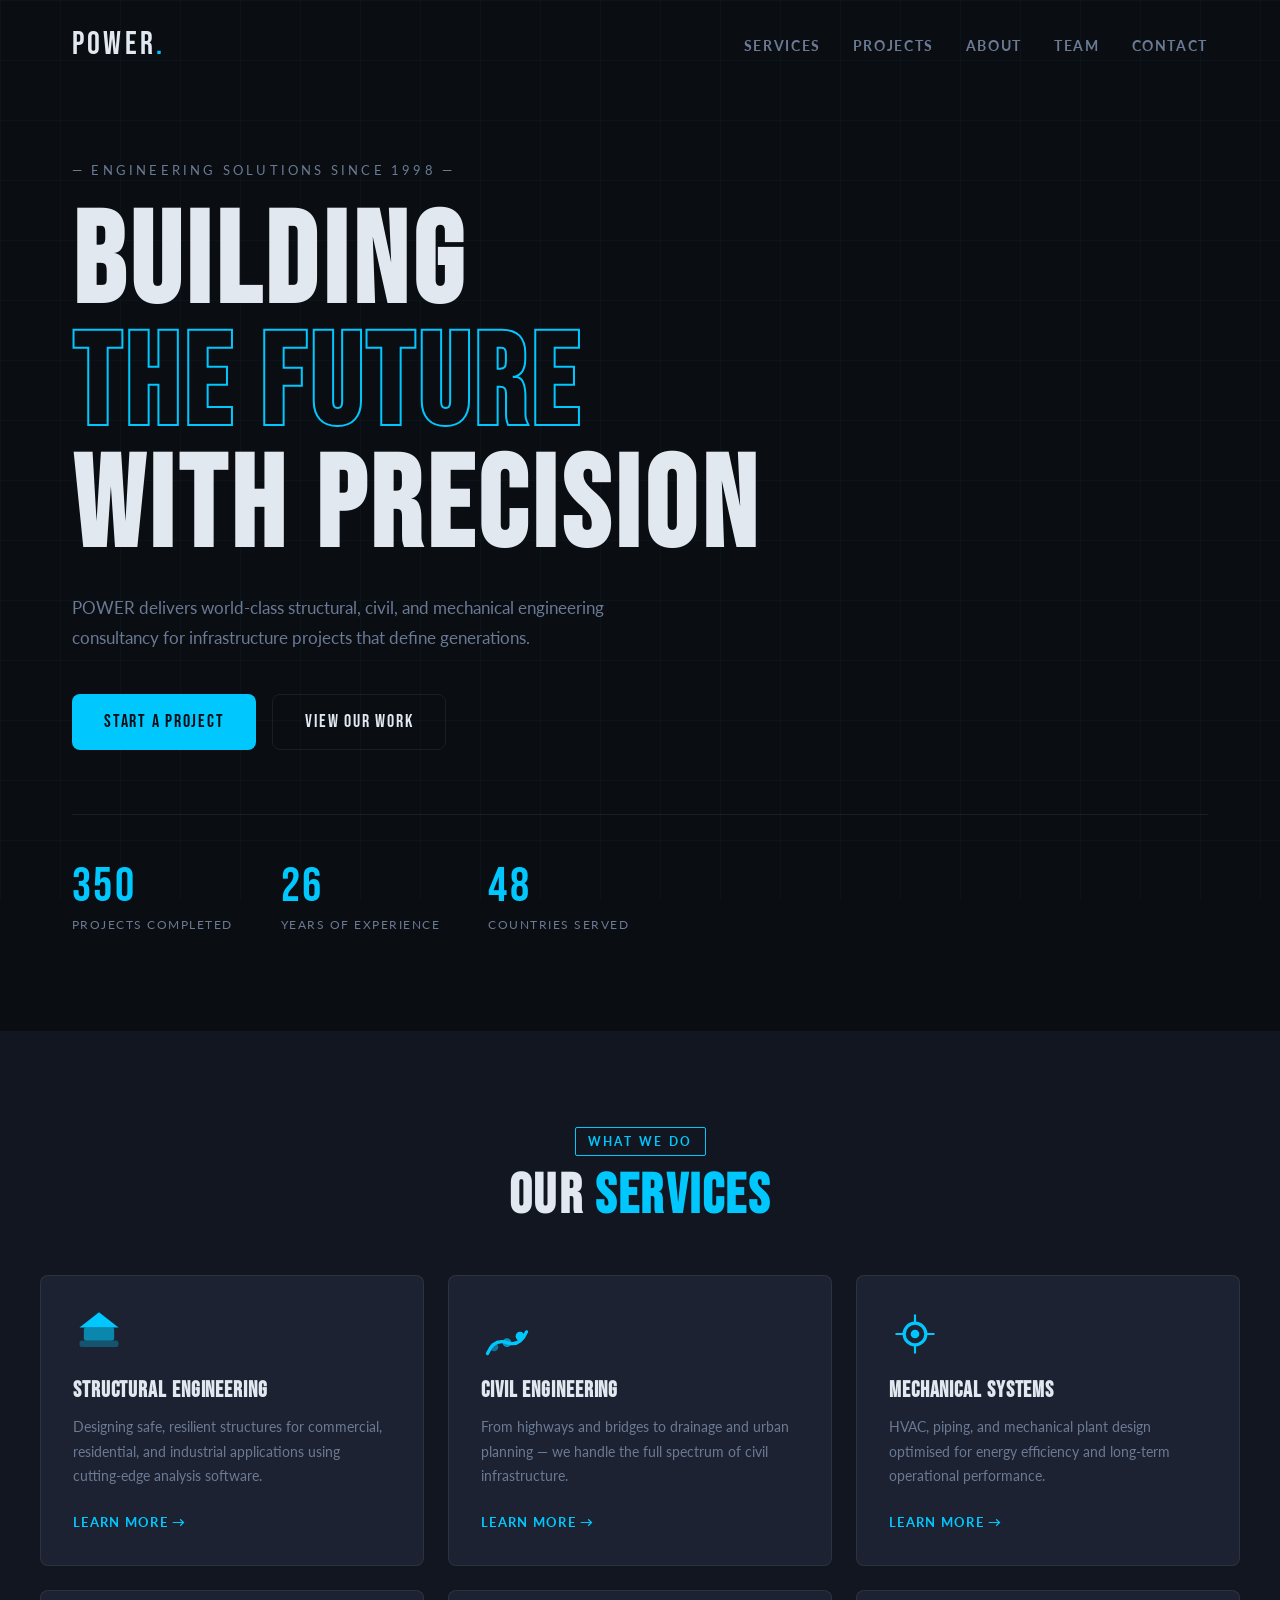
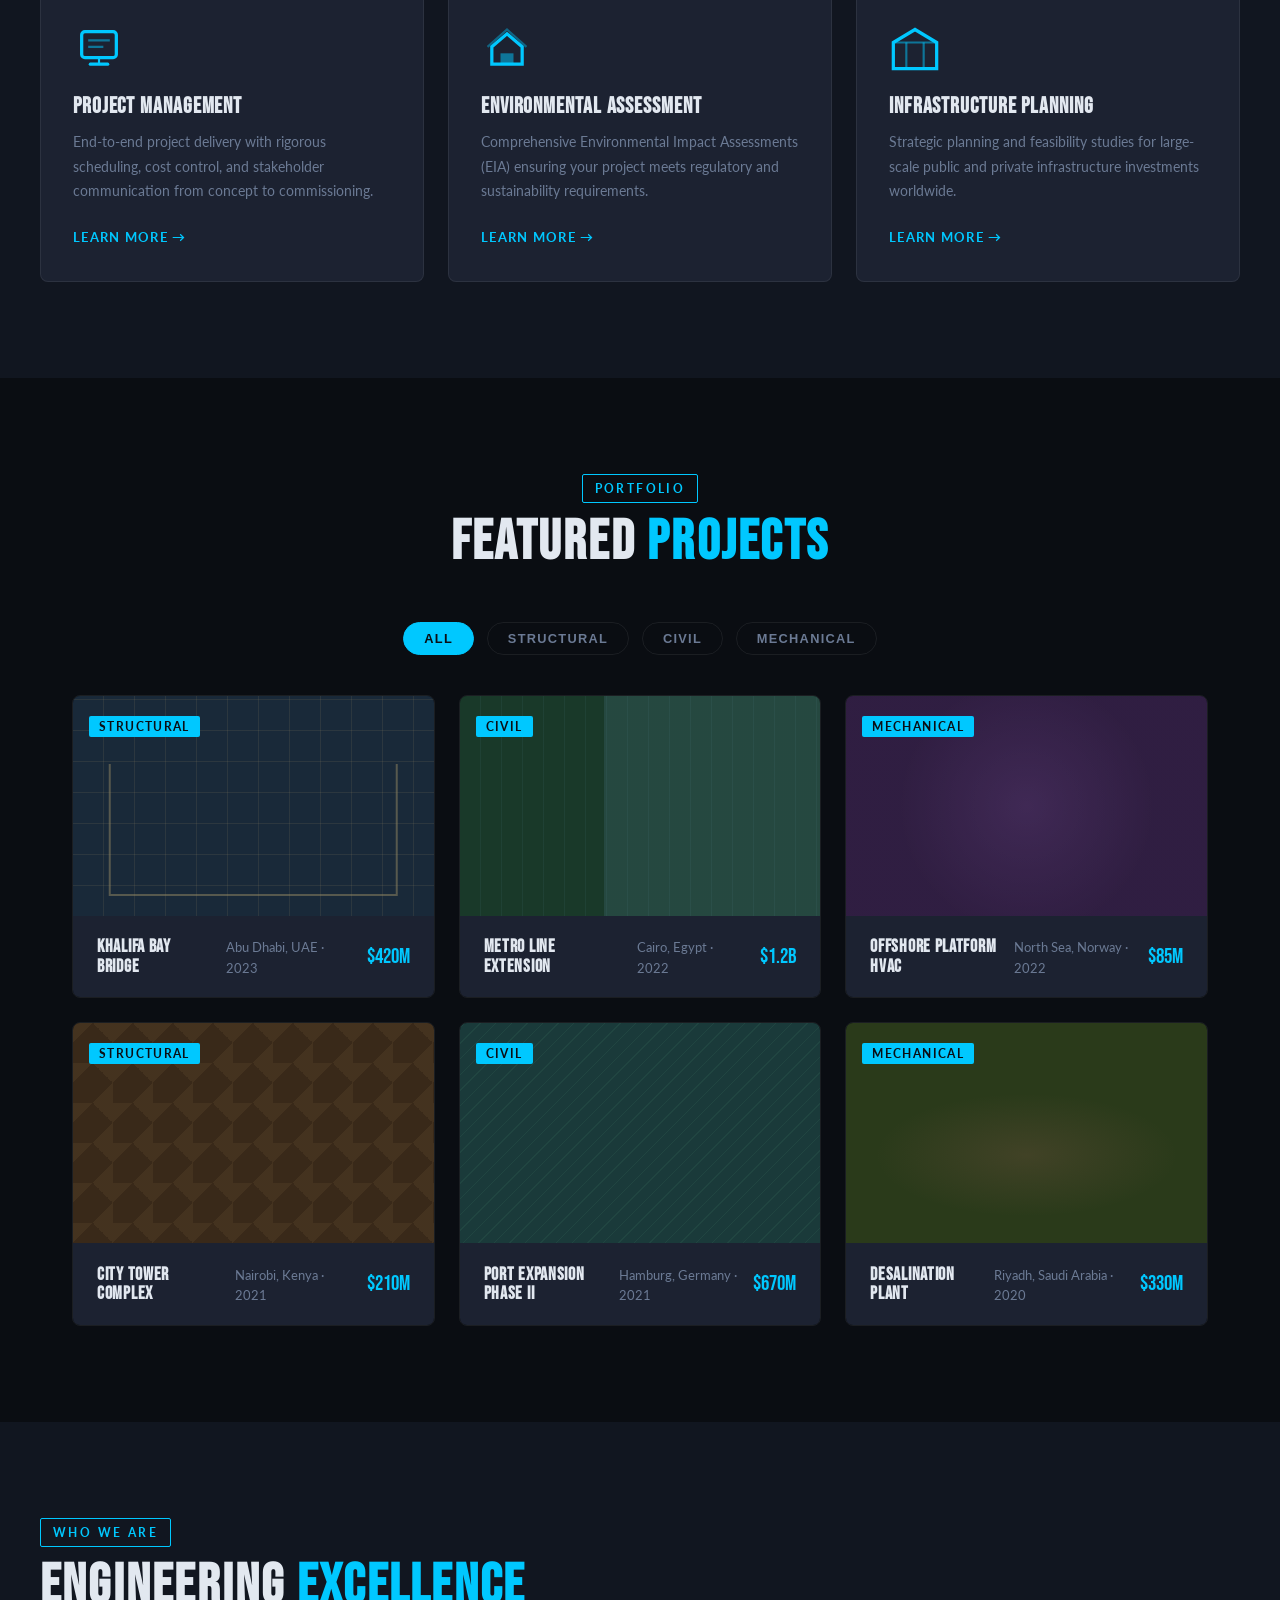
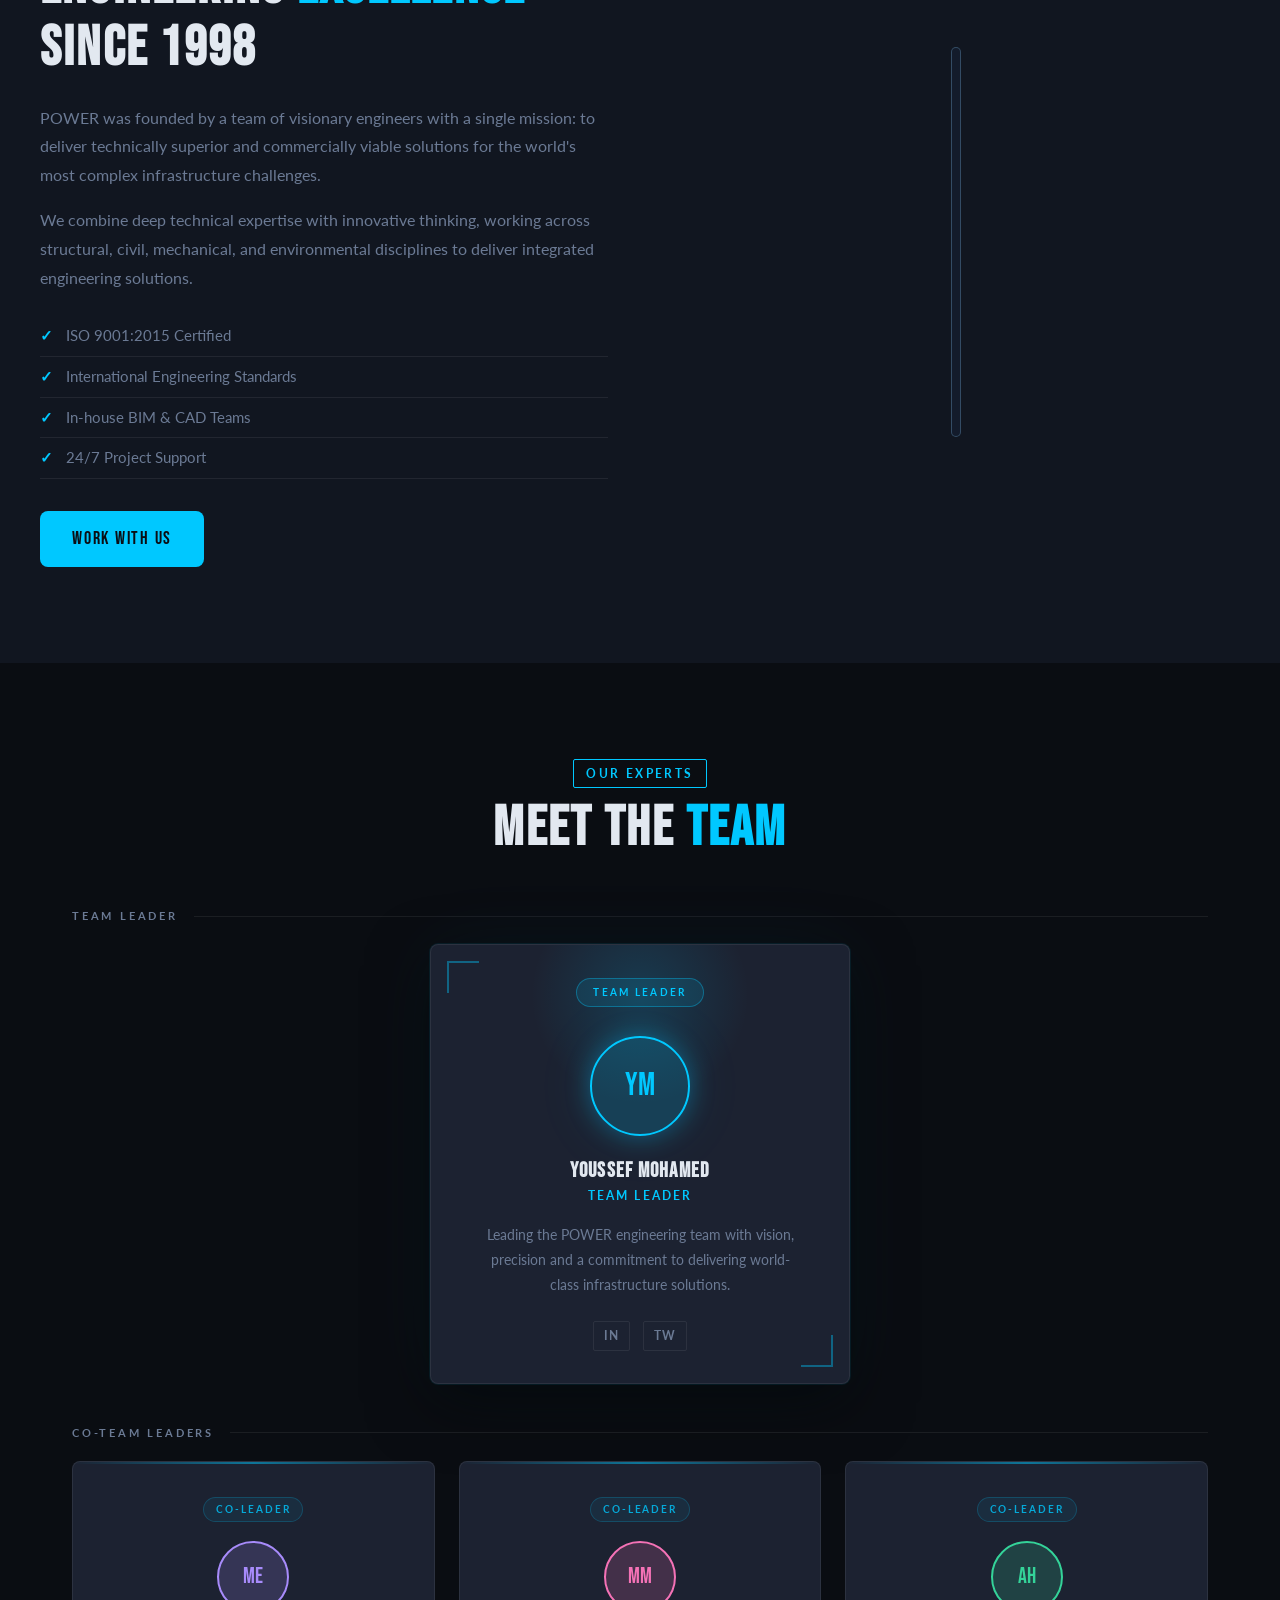
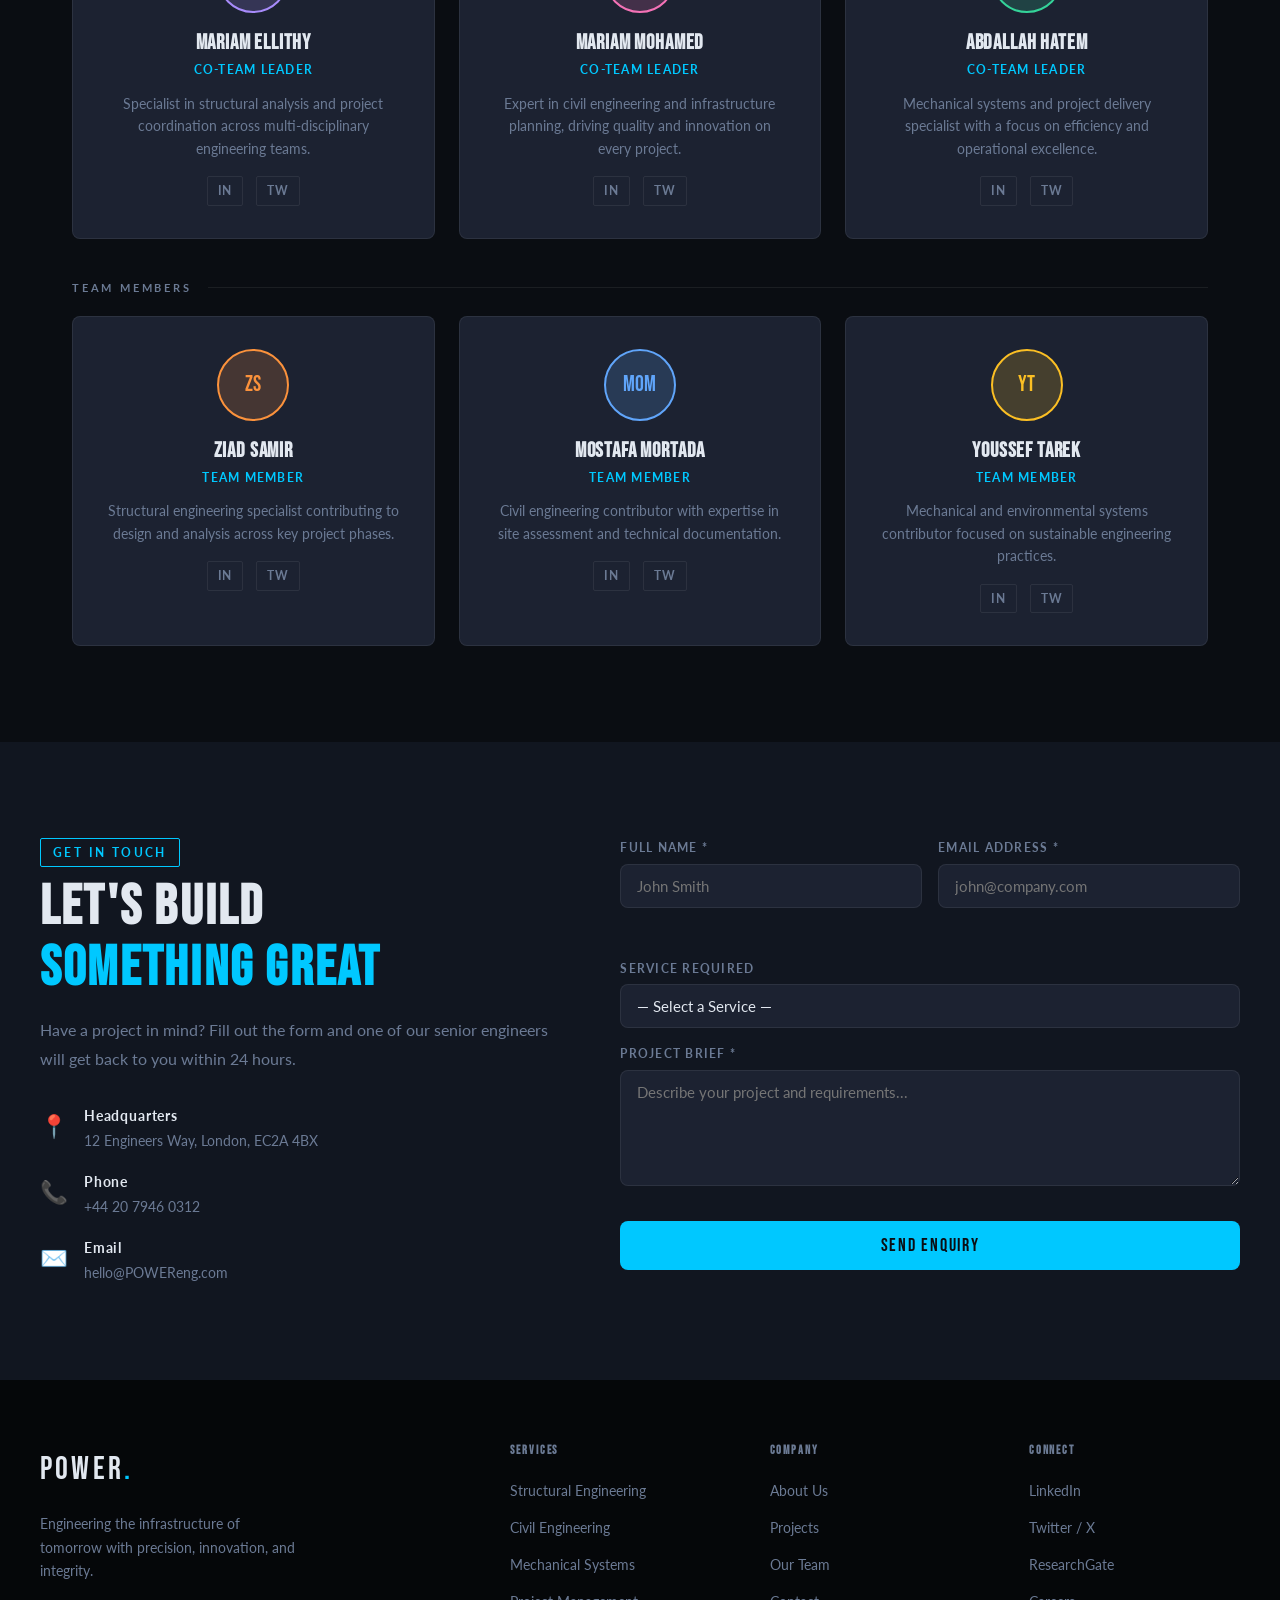
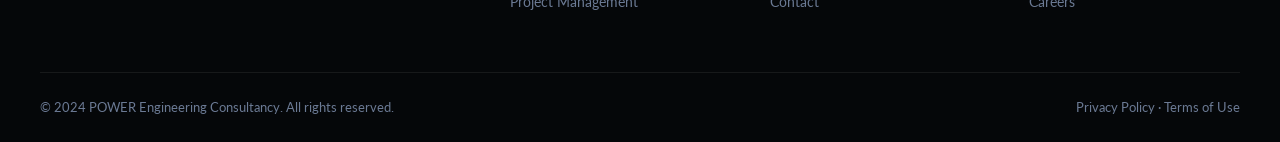
<file: files/index.html>
<!DOCTYPE html>
<html lang="en">
<head>
  <meta charset="UTF-8" />
  <meta name="viewport" content="width=device-width, initial-scale=1.0"/>
  <title>POWER Engineering Consultancy</title>
  <link rel="stylesheet" href="style.css" />
  <!-- Google Fonts: Bebas Neue (display) + Lato (body) -->
  <link rel="preconnect" href="https://fonts.googleapis.com">
  <link rel="preconnect" href="https://fonts.gstatic.com" crossorigin>
  <link href="https://fonts.googleapis.com/css2?family=Bebas+Neue&family=Lato:wght@300;400;700&display=swap" rel="stylesheet">
</head>
<body>

  <!-- ===================== NAVIGATION ===================== -->
  <nav id="navbar">
    <div class="nav-inner">
      <a href="#home" class="logo">POWER<span>.</span></a>
      <ul class="nav-links">
        <li><a href="#services">Services</a></li>
        <li><a href="#projects">Projects</a></li>
        <li><a href="#about">About</a></li>
        <li><a href="#team">Team</a></li>
        <li><a href="#contact">Contact</a></li>
      </ul>
      <button class="burger" id="burger" aria-label="Toggle menu">
        <span></span><span></span><span></span>
      </button>
    </div>
    <!-- Mobile menu -->
    <div class="mobile-menu" id="mobileMenu">
      <ul>
        <li><a href="#services" class="mobile-link">Services</a></li>
        <li><a href="#projects" class="mobile-link">Projects</a></li>
        <li><a href="#about" class="mobile-link">About</a></li>
        <li><a href="#team" class="mobile-link">Team</a></li>
        <li><a href="#contact" class="mobile-link">Contact</a></li>
      </ul>
    </div>
  </nav>

  <!-- ===================== HERO ===================== -->
  <section id="home" class="hero">
    <div class="hero-bg-grid"></div>
    <div class="hero-content">
      <p class="hero-label reveal">— Engineering Solutions Since 1998 —</p>
      <h1 class="hero-title reveal">
        BUILDING<br/>
        <span class="outline-text">THE FUTURE</span><br/>
        WITH PRECISION
      </h1>
      <p class="hero-desc reveal">
        POWER delivers world-class structural, civil, and mechanical engineering consultancy 
        for infrastructure projects that define generations.
      </p>
      <div class="hero-cta reveal">
        <a href="#contact" class="btn-primary">Start a Project</a>
        <a href="#projects" class="btn-outline">View Our Work</a>
      </div>
    </div>
    <div class="hero-stats reveal">
      <div class="stat">
        <span class="stat-number" data-target="350">0</span>
        <span class="stat-label">Projects Completed</span>
      </div>
      <div class="stat">
        <span class="stat-number" data-target="26">0</span>
        <span class="stat-label">Years of Experience</span>
      </div>
      <div class="stat">
        <span class="stat-number" data-target="48">0</span>
        <span class="stat-label">Countries Served</span>
      </div>
    </div>
  </section>

  <!-- ===================== SERVICES ===================== -->
  <section id="services" class="services">
    <div class="section-header reveal">
      <span class="section-tag">What We Do</span>
      <h2 class="section-title">Our <span class="accent">Services</span></h2>
    </div>
    <div class="services-grid">

      <div class="service-card reveal">
        <div class="service-icon">
          <svg viewBox="0 0 48 48" fill="none" xmlns="http://www.w3.org/2000/svg">
            <rect x="6" y="30" width="36" height="6" rx="2" fill="currentColor" opacity="0.3"/>
            <rect x="10" y="18" width="28" height="12" rx="2" fill="currentColor" opacity="0.6"/>
            <polygon points="24,4 42,18 6,18" fill="currentColor"/>
          </svg>
        </div>
        <h3>Structural Engineering</h3>
        <p>Designing safe, resilient structures for commercial, residential, and industrial applications using cutting-edge analysis software.</p>
        <a href="#contact" class="card-link">Learn More →</a>
      </div>

      <div class="service-card reveal">
        <div class="service-icon">
          <svg viewBox="0 0 48 48" fill="none" xmlns="http://www.w3.org/2000/svg">
            <path d="M6 42 Q12 28 24 32 Q36 36 42 22" stroke="currentColor" stroke-width="3" fill="none" stroke-linecap="round"/>
            <circle cx="12" cy="36" r="4" fill="currentColor" opacity="0.5"/>
            <circle cx="24" cy="32" r="4" fill="currentColor" opacity="0.7"/>
            <circle cx="36" cy="26" r="4" fill="currentColor"/>
          </svg>
        </div>
        <h3>Civil Engineering</h3>
        <p>From highways and bridges to drainage and urban planning — we handle the full spectrum of civil infrastructure.</p>
        <a href="#contact" class="card-link">Learn More →</a>
      </div>

      <div class="service-card reveal">
        <div class="service-icon">
          <svg viewBox="0 0 48 48" fill="none" xmlns="http://www.w3.org/2000/svg">
            <circle cx="24" cy="24" r="10" stroke="currentColor" stroke-width="3" fill="none"/>
            <circle cx="24" cy="24" r="4" fill="currentColor"/>
            <line x1="24" y1="6" x2="24" y2="14" stroke="currentColor" stroke-width="2"/>
            <line x1="24" y1="34" x2="24" y2="42" stroke="currentColor" stroke-width="2"/>
            <line x1="6" y1="24" x2="14" y2="24" stroke="currentColor" stroke-width="2"/>
            <line x1="34" y1="24" x2="42" y2="24" stroke="currentColor" stroke-width="2"/>
          </svg>
        </div>
        <h3>Mechanical Systems</h3>
        <p>HVAC, piping, and mechanical plant design optimised for energy efficiency and long-term operational performance.</p>
        <a href="#contact" class="card-link">Learn More →</a>
      </div>

      <div class="service-card reveal">
        <div class="service-icon">
          <svg viewBox="0 0 48 48" fill="none" xmlns="http://www.w3.org/2000/svg">
            <rect x="8" y="8" width="32" height="24" rx="3" stroke="currentColor" stroke-width="3" fill="none"/>
            <line x1="16" y1="38" x2="32" y2="38" stroke="currentColor" stroke-width="3" stroke-linecap="round"/>
            <line x1="24" y1="32" x2="24" y2="38" stroke="currentColor" stroke-width="2"/>
            <line x1="14" y1="16" x2="34" y2="16" stroke="currentColor" stroke-width="2" opacity="0.5"/>
            <line x1="14" y1="22" x2="28" y2="22" stroke="currentColor" stroke-width="2" opacity="0.5"/>
          </svg>
        </div>
        <h3>Project Management</h3>
        <p>End-to-end project delivery with rigorous scheduling, cost control, and stakeholder communication from concept to commissioning.</p>
        <a href="#contact" class="card-link">Learn More →</a>
      </div>

      <div class="service-card reveal">
        <div class="service-icon">
          <svg viewBox="0 0 48 48" fill="none" xmlns="http://www.w3.org/2000/svg">
            <path d="M10 38 L10 22 L24 10 L38 22 L38 38 Z" stroke="currentColor" stroke-width="3" fill="none"/>
            <rect x="18" y="28" width="12" height="10" fill="currentColor" opacity="0.5"/>
            <path d="M6 22 L24 6 L42 22" stroke="currentColor" stroke-width="2" fill="none" opacity="0.4"/>
          </svg>
        </div>
        <h3>Environmental Assessment</h3>
        <p>Comprehensive Environmental Impact Assessments (EIA) ensuring your project meets regulatory and sustainability requirements.</p>
        <a href="#contact" class="card-link">Learn More →</a>
      </div>

      <div class="service-card reveal">
        <div class="service-icon">
          <svg viewBox="0 0 48 48" fill="none" xmlns="http://www.w3.org/2000/svg">
            <polygon points="24,6 44,18 44,42 4,42 4,18" stroke="currentColor" stroke-width="3" fill="none"/>
            <line x1="4" y1="18" x2="44" y2="18" stroke="currentColor" stroke-width="2" opacity="0.5"/>
            <line x1="16" y1="18" x2="16" y2="42" stroke="currentColor" stroke-width="2" opacity="0.5"/>
            <line x1="32" y1="18" x2="32" y2="42" stroke="currentColor" stroke-width="2" opacity="0.5"/>
          </svg>
        </div>
        <h3>Infrastructure Planning</h3>
        <p>Strategic planning and feasibility studies for large-scale public and private infrastructure investments worldwide.</p>
        <a href="#contact" class="card-link">Learn More →</a>
      </div>

    </div>
  </section>

  <!-- ===================== PROJECTS ===================== -->
  <section id="projects" class="projects">
    <div class="section-header reveal">
      <span class="section-tag">Portfolio</span>
      <h2 class="section-title">Featured <span class="accent">Projects</span></h2>
    </div>

    <div class="projects-filter reveal">
      <button class="filter-btn active" data-filter="all">All</button>
      <button class="filter-btn" data-filter="structural">Structural</button>
      <button class="filter-btn" data-filter="civil">Civil</button>
      <button class="filter-btn" data-filter="mechanical">Mechanical</button>
    </div>

    <div class="projects-grid" id="projectsGrid">

      <div class="project-card reveal" data-category="structural">
        <div class="project-img" style="background-color: #1a2a3a;">
          <div class="project-overlay">
            <span class="project-tag">Structural</span>
          </div>
          <div class="project-visual structural-visual"></div>
        </div>
        <div class="project-info">
          <h3>Khalifa Bay Bridge</h3>
          <p>Abu Dhabi, UAE · 2023</p>
          <span class="project-value">$420M</span>
        </div>
      </div>

      <div class="project-card reveal" data-category="civil">
        <div class="project-img" style="background-color: #1a3a2a;">
          <div class="project-overlay">
            <span class="project-tag">Civil</span>
          </div>
          <div class="project-visual civil-visual"></div>
        </div>
        <div class="project-info">
          <h3>Metro Line Extension</h3>
          <p>Cairo, Egypt · 2022</p>
          <span class="project-value">$1.2B</span>
        </div>
      </div>

      <div class="project-card reveal" data-category="mechanical">
        <div class="project-img" style="background-color: #2a1a3a;">
          <div class="project-overlay">
            <span class="project-tag">Mechanical</span>
          </div>
          <div class="project-visual mechanical-visual"></div>
        </div>
        <div class="project-info">
          <h3>Offshore Platform HVAC</h3>
          <p>North Sea, Norway · 2022</p>
          <span class="project-value">$85M</span>
        </div>
      </div>

      <div class="project-card reveal" data-category="structural">
        <div class="project-img" style="background-color: #3a2a1a;">
          <div class="project-overlay">
            <span class="project-tag">Structural</span>
          </div>
          <div class="project-visual structural-visual2"></div>
        </div>
        <div class="project-info">
          <h3>City Tower Complex</h3>
          <p>Nairobi, Kenya · 2021</p>
          <span class="project-value">$210M</span>
        </div>
      </div>

      <div class="project-card reveal" data-category="civil">
        <div class="project-img" style="background-color: #1a3a3a;">
          <div class="project-overlay">
            <span class="project-tag">Civil</span>
          </div>
          <div class="project-visual civil-visual2"></div>
        </div>
        <div class="project-info">
          <h3>Port Expansion Phase II</h3>
          <p>Hamburg, Germany · 2021</p>
          <span class="project-value">$670M</span>
        </div>
      </div>

      <div class="project-card reveal" data-category="mechanical">
        <div class="project-img" style="background-color: #2a3a1a;">
          <div class="project-overlay">
            <span class="project-tag">Mechanical</span>
          </div>
          <div class="project-visual mechanical-visual2"></div>
        </div>
        <div class="project-info">
          <h3>Desalination Plant</h3>
          <p>Riyadh, Saudi Arabia · 2020</p>
          <span class="project-value">$330M</span>
        </div>
      </div>

    </div>
  </section>

  <!-- ===================== ABOUT ===================== -->
  <section id="about" class="about">
    <div class="about-text reveal">
      <span class="section-tag">Who We Are</span>
      <h2 class="section-title">Engineering <span class="accent">Excellence</span><br/>Since 1998</h2>
      <p>POWER was founded by a team of visionary engineers with a single mission: to deliver technically superior and commercially viable solutions for the world's most complex infrastructure challenges.</p>
      <p>We combine deep technical expertise with innovative thinking, working across structural, civil, mechanical, and environmental disciplines to deliver integrated engineering solutions.</p>
      <ul class="about-list">
        <li><span class="check">✓</span> ISO 9001:2015 Certified</li>
        <li><span class="check">✓</span> International Engineering Standards</li>
        <li><span class="check">✓</span> In-house BIM & CAD Teams</li>
        <li><span class="check">✓</span> 24/7 Project Support</li>
      </ul>
      <a href="#contact" class="btn-primary">Work With Us</a>
    </div>
    <div class="about-visual reveal">
      <div class="blueprint-card">
        <div class="blueprint-inner">
          <div class="bp-grid"></div>
          <div class="bp-shape"></div>
          <div class="bp-lines">
            <span></span><span></span><span></span>
          </div>
          <div class="bp-label">STRUCTURAL PLAN — POWER ENG.</div>
        </div>
      </div>
    </div>
  </section>

  <!-- ===================== TEAM ===================== -->
  <section id="team" class="team">
    <div class="section-header reveal">
      <span class="section-tag">Our Experts</span>
      <h2 class="section-title">Meet the <span class="accent">Team</span></h2>
    </div>

    <!-- TEAM LEADER -->
    <div class="team-tier-label reveal">Team Leader</div>
    <div class="team-leader-wrap reveal">
      <div class="team-card team-card--leader">
        <div class="leader-glow"></div>
        <div class="leader-badge">Team Leader</div>
        <div class="team-avatar team-avatar--leader" style="--clr: #00c8ff;">
          <span>YM</span>
        </div>
        <h3>Youssef Mohamed</h3>
        <p class="team-role">Team Leader</p>
        <p class="team-bio">Leading the POWER engineering team with vision, precision and a commitment to delivering world-class infrastructure solutions.</p>
        <div class="team-socials">
          <a href="#">in</a>
          <a href="#">tw</a>
        </div>
      </div>
    </div>

    <!-- CO-TEAM LEADERS -->
    <div class="team-tier-label reveal">Co-Team Leaders</div>
    <div class="team-grid team-grid--co">

      <div class="team-card team-card--co reveal">
        <div class="co-badge">Co-Leader</div>
        <div class="team-avatar" style="--clr: #a78bfa;">
          <span>ME</span>
        </div>
        <h3>Mariam Ellithy</h3>
        <p class="team-role">Co-Team Leader</p>
        <p class="team-bio">Specialist in structural analysis and project coordination across multi-disciplinary engineering teams.</p>
        <div class="team-socials">
          <a href="#">in</a>
          <a href="#">tw</a>
        </div>
      </div>

      <div class="team-card team-card--co reveal">
        <div class="co-badge">Co-Leader</div>
        <div class="team-avatar" style="--clr: #f472b6;">
          <span>MM</span>
        </div>
        <h3>Mariam Mohamed</h3>
        <p class="team-role">Co-Team Leader</p>
        <p class="team-bio">Expert in civil engineering and infrastructure planning, driving quality and innovation on every project.</p>
        <div class="team-socials">
          <a href="#">in</a>
          <a href="#">tw</a>
        </div>
      </div>

      <div class="team-card team-card--co reveal">
        <div class="co-badge">Co-Leader</div>
        <div class="team-avatar" style="--clr: #34d399;">
          <span>AH</span>
        </div>
        <h3>Abdallah Hatem</h3>
        <p class="team-role">Co-Team Leader</p>
        <p class="team-bio">Mechanical systems and project delivery specialist with a focus on efficiency and operational excellence.</p>
        <div class="team-socials">
          <a href="#">in</a>
          <a href="#">tw</a>
        </div>
      </div>

    </div>

    <!-- TEAM MEMBERS -->
    <div class="team-tier-label reveal">Team Members</div>
    <div class="team-grid team-grid--members">

      <div class="team-card reveal">
        <div class="team-avatar" style="--clr: #fb923c;">
          <span>ZS</span>
        </div>
        <h3>Ziad Samir</h3>
        <p class="team-role">Team Member</p>
        <p class="team-bio">Structural engineering specialist contributing to design and analysis across key project phases.</p>
        <div class="team-socials">
          <a href="#">in</a>
          <a href="#">tw</a>
        </div>
      </div>

      <div class="team-card reveal">
        <div class="team-avatar" style="--clr: #60a5fa;">
          <span>MoM</span>
        </div>
        <h3>Mostafa Mortada</h3>
        <p class="team-role">Team Member</p>
        <p class="team-bio">Civil engineering contributor with expertise in site assessment and technical documentation.</p>
        <div class="team-socials">
          <a href="#">in</a>
          <a href="#">tw</a>
        </div>
      </div>

      <div class="team-card reveal">
        <div class="team-avatar" style="--clr: #fbbf24;">
          <span>YT</span>
        </div>
        <h3>Youssef Tarek</h3>
        <p class="team-role">Team Member</p>
        <p class="team-bio">Mechanical and environmental systems contributor focused on sustainable engineering practices.</p>
        <div class="team-socials">
          <a href="#">in</a>
          <a href="#">tw</a>
        </div>
      </div>

    </div>
  </section>

  <!-- ===================== CONTACT ===================== -->
  <section id="contact" class="contact">
    <div class="contact-left reveal">
      <span class="section-tag">Get In Touch</span>
      <h2 class="section-title">Let's Build<br/><span class="accent">Something Great</span></h2>
      <p>Have a project in mind? Fill out the form and one of our senior engineers will get back to you within 24 hours.</p>
      <div class="contact-details">
        <div class="contact-item">
          <span class="contact-icon">📍</span>
          <div>
            <strong>Headquarters</strong>
            <p>12 Engineers Way, London, EC2A 4BX</p>
          </div>
        </div>
        <div class="contact-item">
          <span class="contact-icon">📞</span>
          <div>
            <strong>Phone</strong>
            <p>+44 20 7946 0312</p>
          </div>
        </div>
        <div class="contact-item">
          <span class="contact-icon">✉️</span>
          <div>
            <strong>Email</strong>
            <p>hello@POWEReng.com</p>
          </div>
        </div>
      </div>
    </div>

    <div class="contact-right reveal">
      <form id="contactForm" novalidate>
        <div class="form-row">
          <div class="form-group">
            <label for="name">Full Name *</label>
            <input type="text" id="name" name="name" placeholder="John Smith" required />
            <span class="form-error" id="nameError"></span>
          </div>
          <div class="form-group">
            <label for="email">Email Address *</label>
            <input type="email" id="email" name="email" placeholder="john@company.com" required />
            <span class="form-error" id="emailError"></span>
          </div>
        </div>
        <div class="form-group">
          <label for="service">Service Required</label>
          <select id="service" name="service">
            <option value="">— Select a Service —</option>
            <option>Structural Engineering</option>
            <option>Civil Engineering</option>
            <option>Mechanical Systems</option>
            <option>Project Management</option>
            <option>Environmental Assessment</option>
            <option>Infrastructure Planning</option>
          </select>
        </div>
        <div class="form-group">
          <label for="message">Project Brief *</label>
          <textarea id="message" name="message" rows="5" placeholder="Describe your project and requirements..." required></textarea>
          <span class="form-error" id="messageError"></span>
        </div>
        <button type="submit" class="btn-primary btn-full" id="submitBtn">
          Send Enquiry
        </button>
        <div class="form-success" id="formSuccess">
          ✅ Thank you! We'll be in touch within 24 hours.
        </div>
      </form>
    </div>
  </section>

  <!-- ===================== FOOTER ===================== -->
  <footer class="footer">
    <div class="footer-inner">
      <div class="footer-brand">
        <a href="#home" class="logo">POWER<span>.</span></a>
        <p>Engineering the infrastructure of tomorrow with precision, innovation, and integrity.</p>
      </div>
      <div class="footer-links">
        <h4>Services</h4>
        <ul>
          <li><a href="#services">Structural Engineering</a></li>
          <li><a href="#services">Civil Engineering</a></li>
          <li><a href="#services">Mechanical Systems</a></li>
          <li><a href="#services">Project Management</a></li>
        </ul>
      </div>
      <div class="footer-links">
        <h4>Company</h4>
        <ul>
          <li><a href="#about">About Us</a></li>
          <li><a href="#projects">Projects</a></li>
          <li><a href="#team">Our Team</a></li>
          <li><a href="#contact">Contact</a></li>
        </ul>
      </div>
      <div class="footer-links">
        <h4>Connect</h4>
        <ul>
          <li><a href="#">LinkedIn</a></li>
          <li><a href="#">Twitter / X</a></li>
          <li><a href="#">ResearchGate</a></li>
          <li><a href="#">Careers</a></li>
        </ul>
      </div>
    </div>
    <div class="footer-bottom">
      <p>© 2024 POWER Engineering Consultancy. All rights reserved.</p>
      <p>Privacy Policy · Terms of Use</p>
    </div>
  </footer>

  <!-- Back to top button -->
  <button class="back-top" id="backTop" aria-label="Back to top">↑</button>

  <script src="script.js"></script>
</body>
</html>
</file>
<file: files/style.css>
/* =====================================================
   ARCIS ENGINEERING CONSULTANCY — style.css
   ===================================================== */

/* ---- 1. CSS VARIABLES (Design Tokens) ---- */
:root {
  --bg:         #0a0d12;        /* Page background — deep slate-black */
  --bg2:        #111620;        /* Slightly lighter panels */
  --bg3:        #1c2231;        /* Card backgrounds */
  --accent:     #00c8ff;        /* Electric cyan accent */
  --accent2:    #0077b6;        /* Ocean blue secondary accent */
  --text:       #e2e8f0;        /* Primary text — warm white */
  --text-muted: #6b7a94;        /* Muted / secondary text */
  --border:     rgba(255,255,255,0.07);
  --font-display: 'Bebas Neue', sans-serif;
  --font-body:    'Lato', sans-serif;
  --radius:     8px;
  --transition: 0.3s ease;
  --max-width:  1200px;
}

/* ---- 2. RESET & BASE ---- */
*, *::before, *::after { box-sizing: border-box; margin: 0; padding: 0; }

html {
  scroll-behavior: smooth;
  font-size: 16px;
}

body {
  background-color: var(--bg);
  color: var(--text);
  font-family: var(--font-body);
  line-height: 1.6;
  overflow-x: hidden;
}

img { max-width: 100%; display: block; }

a {
  color: inherit;
  text-decoration: none;
}

ul { list-style: none; }

/* ---- 3. TYPOGRAPHY ---- */
h1, h2, h3, h4 { font-family: var(--font-display); letter-spacing: 0.04em; line-height: 1.1; }

.section-title {
  font-size: clamp(2rem, 5vw, 3.5rem);
  color: var(--text);
}

.section-title .accent { color: var(--accent); }

.section-tag {
  display: inline-block;
  font-size: 0.75rem;
  font-weight: 700;
  letter-spacing: 0.2em;
  text-transform: uppercase;
  color: var(--accent);
  margin-bottom: 0.6rem;
  padding: 4px 12px;
  border: 1px solid var(--accent);
  border-radius: 2px;
}

.section-header {
  text-align: center;
  margin-bottom: 3rem;
}

/* ---- 4. BUTTONS ---- */
.btn-primary {
  display: inline-block;
  background: var(--accent);
  color: #0b0e14;
  font-family: var(--font-display);
  font-size: 1.1rem;
  letter-spacing: 0.1em;
  padding: 14px 32px;
  border-radius: var(--radius);
  border: none;
  cursor: pointer;
  transition: background var(--transition), transform var(--transition), box-shadow var(--transition);
}
.btn-primary:hover {
  background: #33d4ff;
  transform: translateY(-2px);
  box-shadow: 0 8px 24px rgba(0,200,255,0.30);
}

.btn-outline {
  display: inline-block;
  background: transparent;
  color: var(--text);
  font-family: var(--font-display);
  font-size: 1.1rem;
  letter-spacing: 0.1em;
  padding: 13px 32px;
  border-radius: var(--radius);
  border: 1px solid var(--border);
  cursor: pointer;
  transition: border-color var(--transition), color var(--transition), transform var(--transition);
}
.btn-outline:hover {
  border-color: var(--accent);
  color: var(--accent);
  transform: translateY(-2px);
}

.btn-full { width: 100%; text-align: center; }

/* ---- 5. SCROLL REVEAL ---- */
.reveal {
  opacity: 0;
  transform: translateY(30px);
  transition: opacity 0.7s ease, transform 0.7s ease;
}
.reveal.visible {
  opacity: 1;
  transform: translateY(0);
}

/* ---- 6. NAVIGATION ---- */
#navbar {
  position: fixed;
  top: 0;
  left: 0;
  width: 100%;
  z-index: 1000;
  transition: background var(--transition), box-shadow var(--transition);
}

#navbar.scrolled {
  background: rgba(10, 13, 18, 0.96);
  backdrop-filter: blur(12px);
  box-shadow: 0 2px 20px rgba(0,0,0,0.5);
}

.nav-inner {
  max-width: var(--max-width);
  margin: 0 auto;
  padding: 1.2rem 2rem;
  display: flex;
  align-items: center;
  justify-content: space-between;
}

.logo {
  font-family: var(--font-display);
  font-size: 2rem;
  letter-spacing: 0.1em;
  color: var(--text);
}
.logo span { color: var(--accent); }

.nav-links {
  display: flex;
  gap: 2rem;
}

.nav-links a {
  font-size: 0.85rem;
  font-weight: 700;
  letter-spacing: 0.12em;
  text-transform: uppercase;
  color: var(--text-muted);
  transition: color var(--transition);
  position: relative;
}
.nav-links a::after {
  content: '';
  position: absolute;
  bottom: -4px;
  left: 0;
  width: 0;
  height: 2px;
  background: var(--accent);
  transition: width var(--transition);
}
.nav-links a:hover { color: var(--text); }
.nav-links a:hover::after { width: 100%; }

/* Burger button */
.burger {
  display: none;
  flex-direction: column;
  gap: 5px;
  background: none;
  border: none;
  cursor: pointer;
  padding: 4px;
}
.burger span {
  display: block;
  width: 24px;
  height: 2px;
  background: var(--text);
  border-radius: 2px;
  transition: transform var(--transition), opacity var(--transition);
}
.burger.open span:nth-child(1) { transform: translateY(7px) rotate(45deg); }
.burger.open span:nth-child(2) { opacity: 0; }
.burger.open span:nth-child(3) { transform: translateY(-7px) rotate(-45deg); }

/* Mobile menu */
.mobile-menu {
  display: none;
  background: var(--bg2);
  border-top: 1px solid var(--border);
}
.mobile-menu.open { display: block; }
.mobile-menu ul { padding: 1rem 2rem; }
.mobile-menu li { padding: 0.8rem 0; border-bottom: 1px solid var(--border); }
.mobile-menu a {
  font-size: 0.9rem;
  font-weight: 700;
  letter-spacing: 0.1em;
  text-transform: uppercase;
  color: var(--text-muted);
}
.mobile-menu a:hover { color: var(--accent); }

/* ---- 7. HERO SECTION ---- */
.hero {
  min-height: 100vh;
  padding: 10rem 2rem 6rem;
  max-width: var(--max-width);
  margin: 0 auto;
  display: flex;
  flex-direction: column;
  justify-content: center;
  position: relative;
}

/* Subtle background grid */
.hero-bg-grid {
  position: fixed;
  inset: 0;
  z-index: -1;
  background-image:
    linear-gradient(rgba(0,200,255,0.04) 1px, transparent 1px),
    linear-gradient(90deg, rgba(0,200,255,0.04) 1px, transparent 1px);
  background-size: 60px 60px;
  pointer-events: none;
}

.hero-label {
  font-size: 0.8rem;
  letter-spacing: 0.25em;
  text-transform: uppercase;
  color: var(--text-muted);
  margin-bottom: 1.5rem;
}

.hero-title {
  font-size: clamp(3.5rem, 10vw, 8rem);
  line-height: 0.95;
  margin-bottom: 1.5rem;
  color: var(--text);
}

.outline-text {
  -webkit-text-stroke: 2px var(--accent);
  color: transparent;
}

.hero-desc {
  max-width: 560px;
  color: var(--text-muted);
  font-size: 1.05rem;
  margin-bottom: 2.5rem;
  line-height: 1.8;
}

.hero-cta {
  display: flex;
  gap: 1rem;
  flex-wrap: wrap;
  margin-bottom: 4rem;
}

.hero-stats {
  display: flex;
  gap: 3rem;
  flex-wrap: wrap;
  padding-top: 3rem;
  border-top: 1px solid var(--border);
}

.stat {
  display: flex;
  flex-direction: column;
}

.stat-number {
  font-family: var(--font-display);
  font-size: 3rem;
  color: var(--accent);
  letter-spacing: 0.05em;
  line-height: 1;
}

.stat-label {
  font-size: 0.78rem;
  letter-spacing: 0.12em;
  text-transform: uppercase;
  color: var(--text-muted);
  margin-top: 4px;
}

/* ---- 8. SERVICES SECTION ---- */
.services {
  background: var(--bg2);
  padding: 6rem 2rem;
}

.services .section-header,
.services .services-grid {
  max-width: var(--max-width);
  margin-left: auto;
  margin-right: auto;
}

.services-grid {
  display: grid;
  grid-template-columns: repeat(auto-fit, minmax(320px, 1fr));
  gap: 1.5rem;
}

.service-card {
  background: var(--bg3);
  border: 1px solid var(--border);
  border-radius: var(--radius);
  padding: 2rem;
  transition: border-color var(--transition), transform var(--transition), box-shadow var(--transition);
  position: relative;
  overflow: hidden;
}

.service-card::before {
  content: '';
  position: absolute;
  top: 0; left: 0;
  width: 3px;
  height: 0;
  background: var(--accent);
  transition: height 0.4s ease;
}

.service-card:hover::before { height: 100%; }
.service-card:hover {
  border-color: rgba(0, 200, 255, 0.3);
  transform: translateY(-4px);
  box-shadow: 0 16px 40px rgba(0,0,0,0.3);
}

.service-icon {
  width: 52px;
  height: 52px;
  color: var(--accent);
  margin-bottom: 1.2rem;
}
.service-icon svg { width: 100%; height: 100%; }

.service-card h3 {
  font-size: 1.4rem;
  margin-bottom: 0.7rem;
  color: var(--text);
}

.service-card p {
  color: var(--text-muted);
  font-size: 0.9rem;
  line-height: 1.7;
  margin-bottom: 1.2rem;
}

.card-link {
  font-size: 0.82rem;
  font-weight: 700;
  letter-spacing: 0.1em;
  text-transform: uppercase;
  color: var(--accent);
  transition: letter-spacing var(--transition);
}
.card-link:hover { letter-spacing: 0.18em; }

/* ---- 9. PROJECTS SECTION ---- */
.projects {
  padding: 6rem 2rem;
  max-width: var(--max-width);
  margin: 0 auto;
}

.projects-filter {
  display: flex;
  gap: 0.8rem;
  flex-wrap: wrap;
  justify-content: center;
  margin-bottom: 2.5rem;
}

.filter-btn {
  background: transparent;
  color: var(--text-muted);
  border: 1px solid var(--border);
  padding: 8px 20px;
  border-radius: 30px;
  font-size: 0.8rem;
  font-weight: 700;
  letter-spacing: 0.1em;
  text-transform: uppercase;
  cursor: pointer;
  transition: all var(--transition);
}
.filter-btn.active,
.filter-btn:hover {
  background: var(--accent);
  color: #0b0e14;
  border-color: var(--accent);
}

.projects-grid {
  display: grid;
  grid-template-columns: repeat(auto-fit, minmax(320px, 1fr));
  gap: 1.5rem;
}

.project-card {
  border-radius: var(--radius);
  overflow: hidden;
  border: 1px solid var(--border);
  transition: transform var(--transition), box-shadow var(--transition);
}
.project-card:hover {
  transform: translateY(-6px);
  box-shadow: 0 20px 50px rgba(0,0,0,0.4);
}

/* Hide filtered items */
.project-card.hidden {
  display: none;
}

.project-img {
  height: 220px;
  position: relative;
  overflow: hidden;
}

.project-overlay {
  position: absolute;
  top: 1rem; left: 1rem;
  z-index: 2;
}

.project-tag {
  font-size: 0.72rem;
  font-weight: 700;
  letter-spacing: 0.12em;
  text-transform: uppercase;
  background: var(--accent);
  color: #0b0e14;
  padding: 4px 10px;
  border-radius: 2px;
}

/* Illustrative SVG-like visuals for project cards */
.project-visual {
  position: absolute;
  inset: 0;
  opacity: 0.6;
  background-size: cover;
}

.structural-visual {
  background-image: repeating-linear-gradient(
    0deg, transparent, transparent 30px, rgba(232,201,126,0.15) 30px, rgba(232,201,126,0.15) 31px),
    repeating-linear-gradient(
    90deg, transparent, transparent 30px, rgba(232,201,126,0.15) 30px, rgba(232,201,126,0.15) 31px);
}
.structural-visual::after {
  content:'';
  position: absolute;
  bottom: 20px; left: 50%; transform: translateX(-50%);
  width: 80%; height: 60%;
  border: 2px solid rgba(232,201,126,0.5);
  border-top: none;
}

.civil-visual {
  background-image: linear-gradient(to right, transparent 40%, rgba(126,184,232,0.2) 40%),
    repeating-linear-gradient(
    90deg, transparent, transparent 20px, rgba(126,184,232,0.1) 20px, rgba(126,184,232,0.1) 21px);
}

.mechanical-visual {
  background-image: radial-gradient(circle at 50% 50%, rgba(188,126,232,0.2) 0%, transparent 60%),
    repeating-radial-gradient(circle at 50% 50%, transparent 20px, rgba(188,126,232,0.08) 20px, rgba(188,126,232,0.08) 21px, transparent 21px);
}

.structural-visual2 {
  background-image: linear-gradient(135deg, rgba(232,201,126,0.1) 25%, transparent 25%),
    linear-gradient(225deg, rgba(232,201,126,0.1) 25%, transparent 25%),
    linear-gradient(315deg, rgba(232,201,126,0.1) 25%, transparent 25%);
  background-size: 40px 40px;
}

.civil-visual2 {
  background-image: repeating-linear-gradient(
    -45deg, transparent, transparent 10px, rgba(126,232,168,0.1) 10px, rgba(126,232,168,0.1) 11px);
}

.mechanical-visual2 {
  background-image: radial-gradient(ellipse 60% 40% at 50% 60%, rgba(232,126,126,0.2) 0%, transparent 70%);
}

.project-info {
  background: var(--bg3);
  padding: 1.2rem 1.5rem;
  display: flex;
  align-items: center;
  justify-content: space-between;
  gap: 1rem;
}
.project-info h3 { font-size: 1.1rem; color: var(--text); }
.project-info p { font-size: 0.8rem; color: var(--text-muted); margin-top: 2px; }

.project-value {
  font-family: var(--font-display);
  font-size: 1.3rem;
  color: var(--accent);
  white-space: nowrap;
}

/* ---- 10. ABOUT SECTION ---- */
.about {
  background: var(--bg2);
  padding: 6rem 2rem;
}

.about > * {
  max-width: var(--max-width);
  margin: 0 auto;
}

/* Use a two-column layout */
.about {
  display: grid;
  grid-template-columns: 1fr 1fr;
  gap: 4rem;
  align-items: center;
  padding: 6rem max(2rem, calc((100vw - var(--max-width)) / 2));
}

.about-text .section-tag { margin-bottom: 0.6rem; }
.about-text h2 { margin-bottom: 1.5rem; }
.about-text p {
  color: var(--text-muted);
  margin-bottom: 1rem;
  line-height: 1.8;
}

.about-list {
  margin: 1.5rem 0 2rem;
}
.about-list li {
  display: flex;
  align-items: center;
  gap: 0.8rem;
  padding: 0.5rem 0;
  font-size: 0.92rem;
  color: var(--text-muted);
  border-bottom: 1px solid var(--border);
}
.check { color: var(--accent); font-weight: 700; }

/* Blueprint card visual */
.blueprint-card {
  border: 1px solid rgba(126,184,232,0.3);
  border-radius: var(--radius);
  padding: 4px;
  background: rgba(58, 123, 213, 0.06);
}
.blueprint-inner {
  background: rgba(15, 25, 50, 0.9);
  border-radius: calc(var(--radius) - 4px);
  height: 380px;
  position: relative;
  overflow: hidden;
}

.bp-grid {
  position: absolute;
  inset: 0;
  background-image:
    linear-gradient(rgba(126,184,232,0.12) 1px, transparent 1px),
    linear-gradient(90deg, rgba(126,184,232,0.12) 1px, transparent 1px);
  background-size: 30px 30px;
}

.bp-shape {
  position: absolute;
  bottom: 50px; left: 50%; transform: translateX(-50%);
  width: 70%;
  height: 50%;
  border: 1.5px solid rgba(126,184,232,0.6);
  border-bottom: none;
}
.bp-shape::before {
  content: '';
  position: absolute;
  top: 0; left: 50%; transform: translate(-50%, -100%);
  border-left: 80px solid transparent;
  border-right: 80px solid transparent;
  border-bottom: 70px solid rgba(126,184,232,0.4);
}

.bp-lines {
  position: absolute;
  bottom: 50px;
  left: 50%;
  transform: translateX(-50%);
  width: 70%;
  display: flex;
  flex-direction: column;
  gap: 12px;
  padding: 20px;
}
.bp-lines span {
  display: block;
  height: 1px;
  background: rgba(126,184,232,0.3);
  width: 100%;
}
.bp-lines span:nth-child(2) { width: 70%; }
.bp-lines span:nth-child(3) { width: 50%; }

.bp-label {
  position: absolute;
  bottom: 16px;
  left: 50%;
  transform: translateX(-50%);
  font-size: 0.65rem;
  letter-spacing: 0.2em;
  text-transform: uppercase;
  color: rgba(126,184,232,0.5);
  white-space: nowrap;
}

/* ---- 11. TEAM SECTION ---- */
.team {
  padding: 6rem 2rem;
  max-width: var(--max-width);
  margin: 0 auto;
}

/* Tier divider labels */
.team-tier-label {
  font-size: 0.7rem;
  font-weight: 700;
  letter-spacing: 0.25em;
  text-transform: uppercase;
  color: var(--text-muted);
  margin: 2.5rem 0 1.2rem;
  display: flex;
  align-items: center;
  gap: 1rem;
}
.team-tier-label::after {
  content: '';
  flex: 1;
  height: 1px;
  background: var(--border);
}

/* Leader centered wrapper */
.team-leader-wrap {
  display: flex;
  justify-content: center;
  margin-bottom: 0.5rem;
}

/* ---- LEADER CARD — premium ---- */
.team-card--leader {
  position: relative;
  background: linear-gradient(135deg, #0d1b2a 0%, #0a1520 50%, #081018 100%);
  border: 1px solid rgba(0, 200, 255, 0.35);
  border-radius: 16px;
  padding: 3rem 2.5rem 2.5rem;
  text-align: center;
  width: 100%;
  max-width: 420px;
  overflow: hidden;
  box-shadow:
    0 0 0 1px rgba(0,200,255,0.08),
    0 20px 60px rgba(0,0,0,0.5),
    0 0 80px rgba(0,200,255,0.06);
  transition: transform var(--transition), box-shadow var(--transition);
}
.team-card--leader:hover {
  transform: translateY(-6px);
  box-shadow:
    0 0 0 1px rgba(0,200,255,0.2),
    0 28px 70px rgba(0,0,0,0.55),
    0 0 100px rgba(0,200,255,0.12);
}

/* Animated glow blob behind the leader card */
.leader-glow {
  position: absolute;
  top: -60px;
  left: 50%;
  transform: translateX(-50%);
  width: 220px;
  height: 220px;
  background: radial-gradient(circle, rgba(0,200,255,0.15) 0%, transparent 70%);
  pointer-events: none;
  animation: leaderPulse 4s ease-in-out infinite;
}
@keyframes leaderPulse {
  0%, 100% { opacity: 0.8; transform: translateX(-50%) scale(1); }
  50%       { opacity: 1;   transform: translateX(-50%) scale(1.15); }
}

/* Leader badge pill */
.leader-badge {
  display: inline-block;
  font-size: 0.65rem;
  font-weight: 700;
  letter-spacing: 0.22em;
  text-transform: uppercase;
  color: #00c8ff;
  background: rgba(0,200,255,0.1);
  border: 1px solid rgba(0,200,255,0.35);
  border-radius: 50px;
  padding: 5px 16px;
  margin-bottom: 1.8rem;
}

/* Leader avatar — larger, cyan ring with glow */
.team-avatar--leader {
  width: 100px !important;
  height: 100px !important;
  font-size: 2rem !important;
  border-width: 2px !important;
  box-shadow: 0 0 24px rgba(0,200,255,0.35), 0 0 60px rgba(0,200,255,0.1);
  margin-bottom: 1.5rem !important;
}

.team-card--leader h3 {
  font-size: 1.9rem;
  margin-bottom: 0.4rem;
  color: var(--text);
  letter-spacing: 0.06em;
}

.team-card--leader .team-role {
  font-size: 0.72rem;
  letter-spacing: 0.18em;
  color: var(--accent);
  margin-bottom: 1rem;
}

.team-card--leader .team-bio {
  font-size: 0.9rem;
  color: var(--text-muted);
  line-height: 1.75;
  margin-bottom: 1.5rem;
  max-width: 320px;
  margin-left: auto;
  margin-right: auto;
}

/* Decorative corner lines on leader card */
.team-card--leader::before,
.team-card--leader::after {
  content: '';
  position: absolute;
  width: 32px;
  height: 32px;
  border-color: rgba(0,200,255,0.4);
  border-style: solid;
}
.team-card--leader::before {
  top: 16px; left: 16px;
  border-width: 2px 0 0 2px;
}
.team-card--leader::after {
  bottom: 16px; right: 16px;
  border-width: 0 2px 2px 0;
}

/* ---- CO-LEADER CARD ---- */
.team-grid--co {
  display: grid;
  grid-template-columns: repeat(auto-fit, minmax(260px, 1fr));
  gap: 1.5rem;
  margin-bottom: 0.5rem;
}

.team-card--co {
  position: relative;
  background: linear-gradient(135deg, var(--bg3) 0%, rgba(28,34,49,0.7) 100%);
  border: 1px solid rgba(0, 200, 255, 0.18);
  border-radius: 12px;
  padding: 2rem;
  text-align: center;
  overflow: hidden;
  transition: transform var(--transition), border-color var(--transition), box-shadow var(--transition);
}
.team-card--co:hover {
  transform: translateY(-5px);
  border-color: rgba(0,200,255,0.35);
  box-shadow: 0 12px 40px rgba(0,0,0,0.35), 0 0 40px rgba(0,200,255,0.07);
}

/* Top accent bar on co-leader cards */
.team-card--co::before {
  content: '';
  position: absolute;
  top: 0; left: 0; right: 0;
  height: 2px;
  background: linear-gradient(90deg, transparent, rgba(0,200,255,0.5), transparent);
}

/* Co-Leader badge */
.co-badge {
  display: inline-block;
  font-size: 0.6rem;
  font-weight: 700;
  letter-spacing: 0.2em;
  text-transform: uppercase;
  color: rgba(0,200,255,0.8);
  background: rgba(0,200,255,0.07);
  border: 1px solid rgba(0,200,255,0.2);
  border-radius: 50px;
  padding: 4px 12px;
  margin-bottom: 1.2rem;
}

/* ---- STANDARD MEMBER GRID ---- */
.team-grid--members {
  display: grid;
  grid-template-columns: repeat(auto-fit, minmax(240px, 1fr));
  gap: 1.5rem;
}

/* ---- SHARED TEAM CARD BASE ---- */
.team-card {
  background: var(--bg3);
  border: 1px solid var(--border);
  border-radius: var(--radius);
  padding: 2rem;
  text-align: center;
  transition: transform var(--transition), border-color var(--transition);
}
.team-card:hover {
  transform: translateY(-4px);
  border-color: rgba(0, 200, 255, 0.2);
}

.team-avatar {
  width: 72px;
  height: 72px;
  border-radius: 50%;
  background: color-mix(in srgb, var(--clr, var(--accent)) 18%, transparent);
  border: 2px solid var(--clr, var(--accent));
  display: flex;
  align-items: center;
  justify-content: center;
  margin: 0 auto 1.2rem;
  font-family: var(--font-display);
  font-size: 1.4rem;
  color: var(--clr, var(--accent));
}

.team-card h3 { font-size: 1.3rem; margin-bottom: 0.3rem; }

.team-role {
  font-size: 0.78rem;
  font-weight: 700;
  letter-spacing: 0.1em;
  text-transform: uppercase;
  color: var(--accent);
  margin-bottom: 0.8rem;
}

.team-bio {
  font-size: 0.88rem;
  color: var(--text-muted);
  line-height: 1.6;
  margin-bottom: 1rem;
}

.team-socials {
  display: flex;
  justify-content: center;
  gap: 0.8rem;
}
.team-socials a {
  font-size: 0.75rem;
  font-weight: 700;
  letter-spacing: 0.08em;
  text-transform: uppercase;
  color: var(--text-muted);
  padding: 4px 10px;
  border: 1px solid var(--border);
  border-radius: 2px;
  transition: color var(--transition), border-color var(--transition);
}
.team-socials a:hover {
  color: var(--accent);
  border-color: var(--accent);
}

/* ---- 12. CONTACT SECTION ---- */
.contact {
  background: var(--bg2);
  padding: 6rem max(2rem, calc((100vw - var(--max-width)) / 2));
  display: grid;
  grid-template-columns: 1fr 1.2fr;
  gap: 4rem;
  align-items: start;
}

.contact-left h2 { margin-bottom: 1rem; }
.contact-left > p {
  color: var(--text-muted);
  line-height: 1.8;
  margin-bottom: 2rem;
}

.contact-details { display: flex; flex-direction: column; gap: 1.2rem; }

.contact-item {
  display: flex;
  align-items: flex-start;
  gap: 1rem;
}
.contact-icon { font-size: 1.4rem; margin-top: 2px; }
.contact-item strong { display: block; font-size: 0.85rem; letter-spacing: 0.06em; margin-bottom: 2px; }
.contact-item p { color: var(--text-muted); font-size: 0.9rem; }

/* Contact Form */
.form-row {
  display: grid;
  grid-template-columns: 1fr 1fr;
  gap: 1rem;
  margin-bottom: 1rem;
}

.form-group { display: flex; flex-direction: column; gap: 6px; margin-bottom: 1rem; }

.form-group label {
  font-size: 0.78rem;
  font-weight: 700;
  letter-spacing: 0.1em;
  text-transform: uppercase;
  color: var(--text-muted);
}

.form-group input,
.form-group select,
.form-group textarea {
  background: var(--bg3);
  border: 1px solid var(--border);
  border-radius: var(--radius);
  padding: 12px 16px;
  color: var(--text);
  font-family: var(--font-body);
  font-size: 0.95rem;
  transition: border-color var(--transition), box-shadow var(--transition);
  outline: none;
  resize: vertical;
  appearance: none;
}

.form-group input:focus,
.form-group select:focus,
.form-group textarea:focus {
  border-color: var(--accent);
  box-shadow: 0 0 0 3px rgba(0,200,255,0.12);
}

.form-group input.error,
.form-group textarea.error {
  border-color: #e87e7e;
}

.form-error {
  font-size: 0.78rem;
  color: #e87e7e;
  min-height: 1em;
}

.form-success {
  display: none;
  margin-top: 1rem;
  padding: 12px 16px;
  background: rgba(126,232,168,0.1);
  border: 1px solid rgba(126,232,168,0.4);
  border-radius: var(--radius);
  color: #7ee8a8;
  font-size: 0.9rem;
}
.form-success.visible { display: block; }

/* ---- 13. FOOTER ---- */
.footer {
  background: #050709;
  padding: 4rem max(2rem, calc((100vw - var(--max-width)) / 2)) 0;
}

.footer-inner {
  display: grid;
  grid-template-columns: 2fr 1fr 1fr 1fr;
  gap: 3rem;
  padding-bottom: 3rem;
  border-bottom: 1px solid var(--border);
}

.footer-brand .logo { display: block; margin-bottom: 1rem; }
.footer-brand p {
  font-size: 0.88rem;
  color: var(--text-muted);
  line-height: 1.7;
  max-width: 260px;
}

.footer-links h4 {
  font-size: 0.78rem;
  letter-spacing: 0.15em;
  text-transform: uppercase;
  color: var(--text-muted);
  margin-bottom: 1.2rem;
}

.footer-links li { margin-bottom: 0.7rem; }
.footer-links a {
  font-size: 0.88rem;
  color: var(--text-muted);
  transition: color var(--transition);
}
.footer-links a:hover { color: var(--accent); }

.footer-bottom {
  display: flex;
  justify-content: space-between;
  align-items: center;
  flex-wrap: wrap;
  gap: 1rem;
  padding: 1.5rem 0;
}
.footer-bottom p {
  font-size: 0.8rem;
  color: var(--text-muted);
}

/* ---- 14. BACK TO TOP BUTTON ---- */
.back-top {
  position: fixed;
  bottom: 2rem;
  right: 2rem;
  width: 44px;
  height: 44px;
  background: var(--accent);
  color: #0b0e14;
  font-size: 1.2rem;
  font-weight: 700;
  border: none;
  border-radius: 50%;
  cursor: pointer;
  display: flex;
  align-items: center;
  justify-content: center;
  opacity: 0;
  pointer-events: none;
  transition: opacity var(--transition), transform var(--transition);
  z-index: 999;
}
.back-top.visible {
  opacity: 1;
  pointer-events: auto;
}
.back-top:hover { transform: translateY(-3px); }

/* ---- 15. RESPONSIVE (MOBILE FIRST) ---- */
@media (max-width: 900px) {
  .nav-links { display: none; }
  .burger { display: flex; }

  .about {
    grid-template-columns: 1fr;
    padding: 4rem 2rem;
    gap: 2.5rem;
  }

  .contact {
    grid-template-columns: 1fr;
    gap: 2.5rem;
    padding: 4rem 2rem;
  }

  .footer-inner {
    grid-template-columns: 1fr 1fr;
    gap: 2rem;
  }

  .form-row { grid-template-columns: 1fr; }
}

@media (max-width: 600px) {
  .hero { padding: 8rem 1.5rem 4rem; }
  .hero-stats { gap: 2rem; }

  .services, .projects, .team { padding: 4rem 1.5rem; }

  .footer-inner { grid-template-columns: 1fr; gap: 1.5rem; }
  .footer-bottom { flex-direction: column; text-align: center; }
}
</file>
